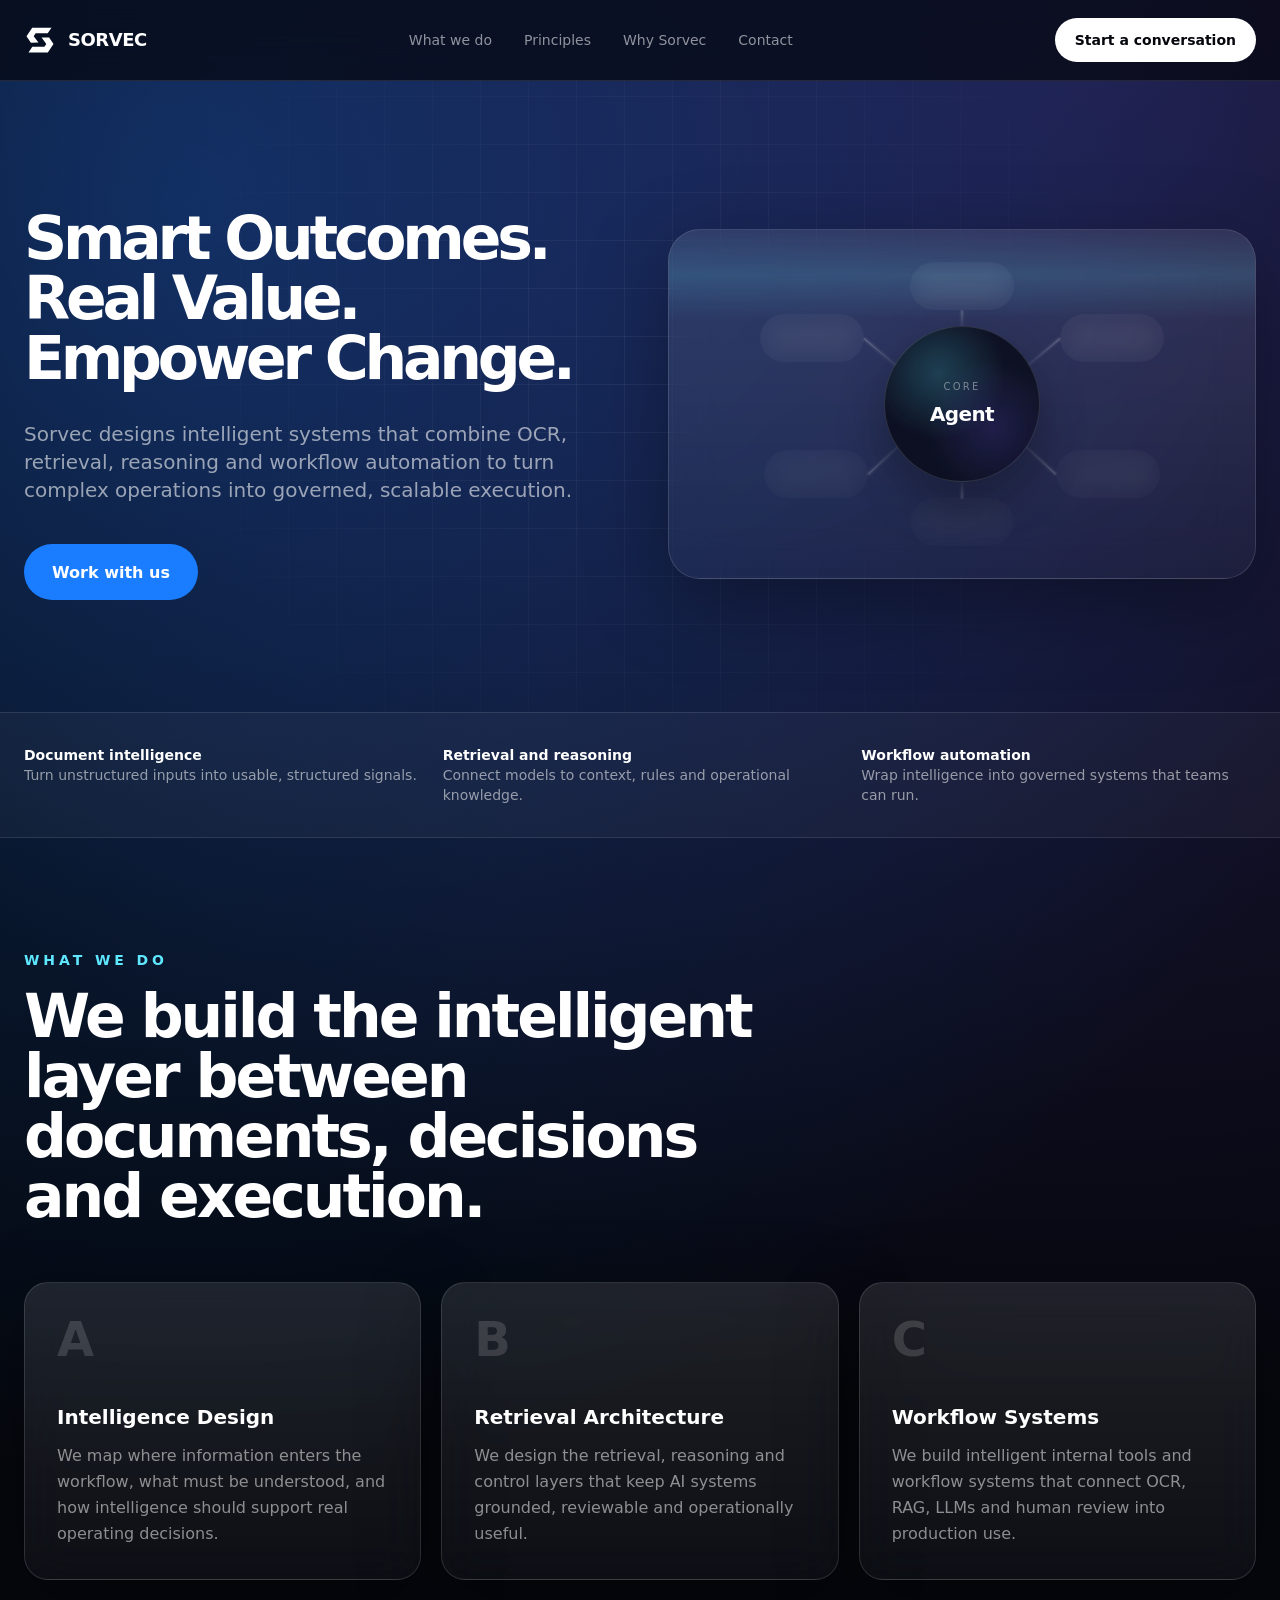
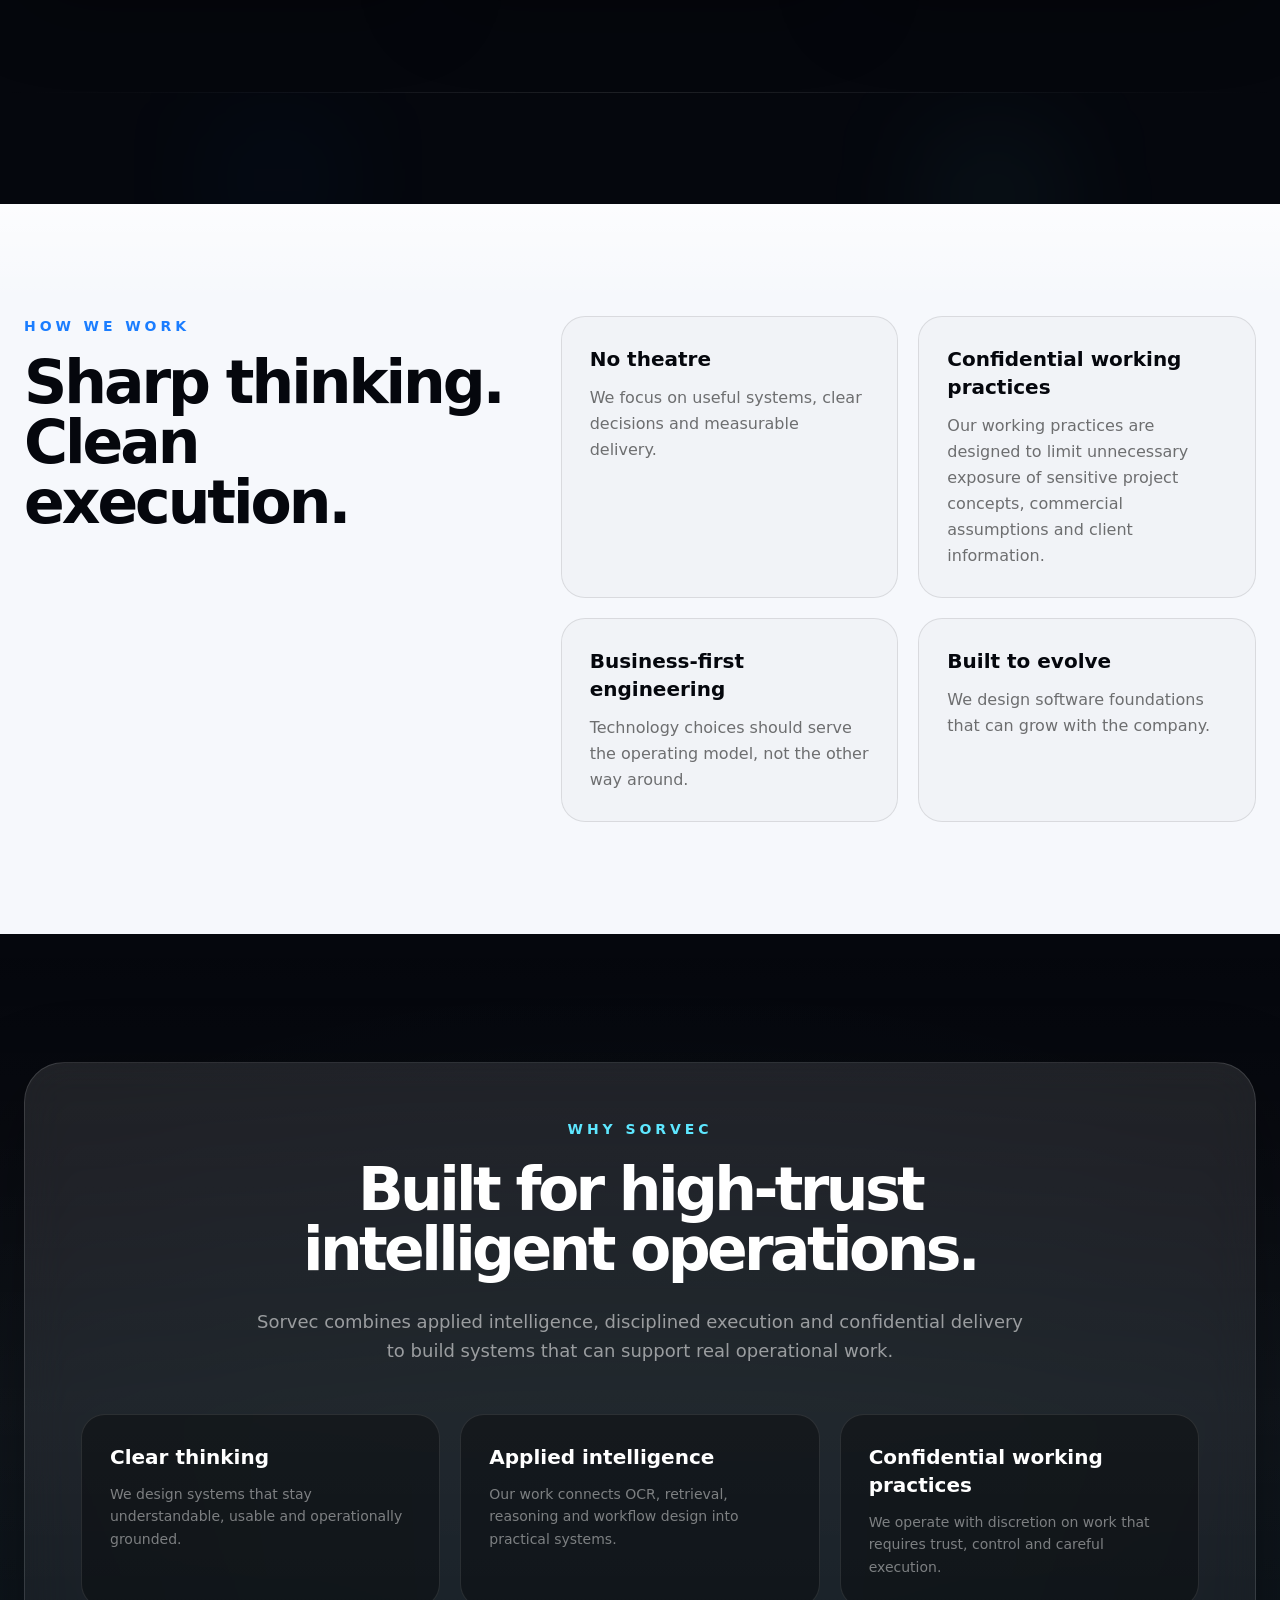
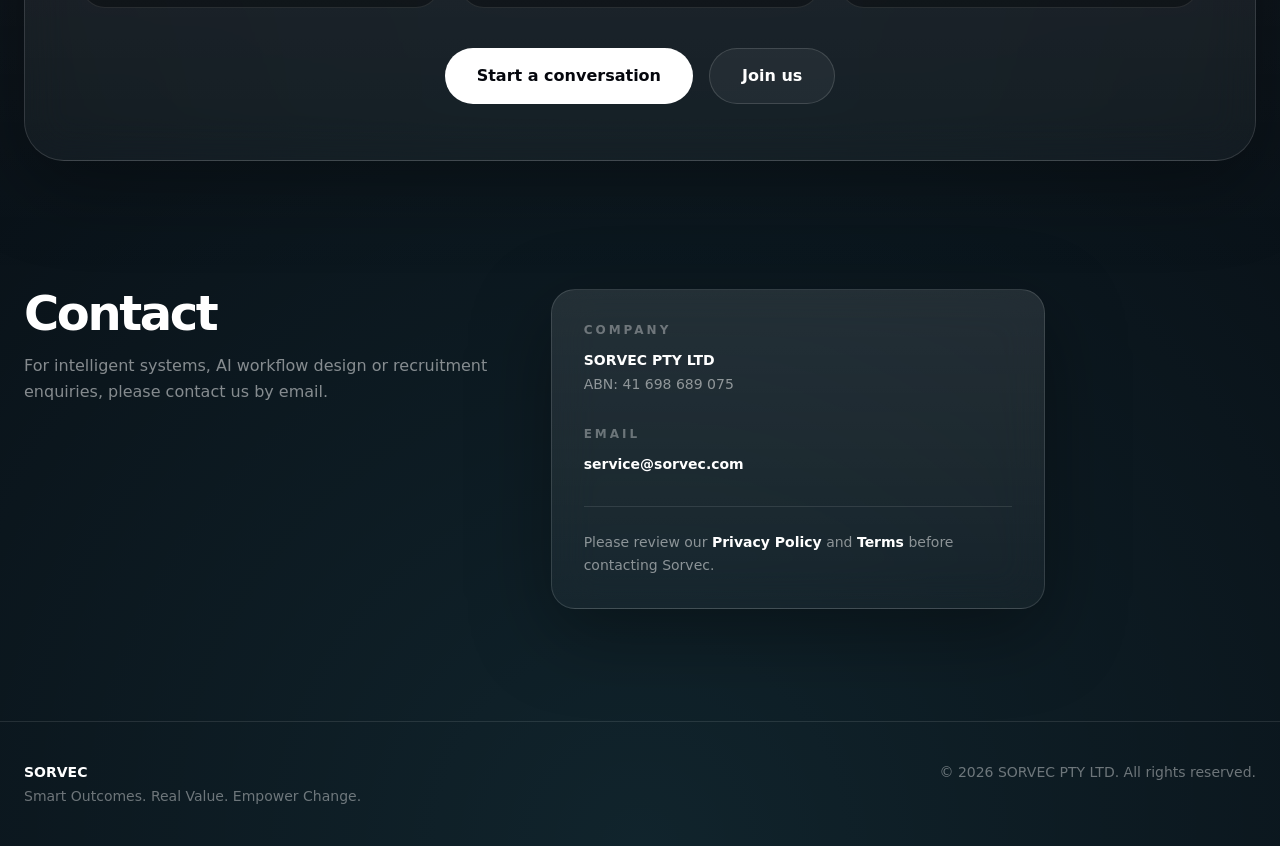
<file: index.html>
<!DOCTYPE html>
<html lang="en" class="scroll-smooth">
<head>
  <meta charset="UTF-8" />
  <meta name="viewport" content="width=device-width, initial-scale=1.0" />

  <title>Sorvec | Business Consulting & Software Development</title>
  <meta name="description" content="Sorvec is an Australian technology and business consulting company helping organisations turn complex ideas into scalable software systems." />
  <meta name="robots" content="index, follow" />
  <link rel="canonical" href="https://sorvec.com.au/" />

  <meta property="og:locale" content="en_AU" />
  <meta property="og:type" content="website" />
  <meta property="og:title" content="Sorvec | Business Consulting & Software Development" />
  <meta property="og:description" content="Business consulting, product strategy and custom software development for early-stage and growing organisations." />
  <meta property="og:url" content="https://sorvec.com.au/" />
  <meta property="og:site_name" content="Sorvec" />

  <link rel="stylesheet" href="styles.css" />

  <script type="application/ld+json">
  {
    "@context": "https://schema.org",
    "@type": "Organization",
    "name": "SORVEC PTY LTD",
    "url": "https://sorvec.com.au/",
    "email": "service@sorvec.com",
    "taxID": "ABN 41 698 689 075",
    "description": "Australian business consulting and software development company."
  }
  </script>

  <style>
    body {
      background:
        radial-gradient(circle at 15% 5%, rgba(26,125,255,.30), transparent 32%),
        radial-gradient(circle at 85% 0%, rgba(124,92,255,.24), transparent 34%),
        radial-gradient(circle at 50% 100%, rgba(94,231,255,.13), transparent 36%),
        #05070D;
    }

    .glass {
      background: linear-gradient(180deg, rgba(255,255,255,.10), rgba(255,255,255,.035));
      border: 1px solid rgba(255,255,255,.13);
      box-shadow: 0 24px 80px rgba(0,0,0,.34);
      backdrop-filter: blur(22px);
    }

    .soft-grid {
      background-image:
        linear-gradient(rgba(255,255,255,.06) 1px, transparent 1px),
        linear-gradient(90deg, rgba(255,255,255,.06) 1px, transparent 1px);
      background-size: 48px 48px;
      mask-image: radial-gradient(circle at center, black 0%, transparent 72%);
    }

    .orbit {
      animation: float 7s ease-in-out infinite;
    }

    @keyframes float {
      0%, 100% { transform: translateY(0); }
      50% { transform: translateY(-14px); }
    }

    @keyframes glowPulse {
      0%, 100% { opacity: .45; transform: scale(1); }
      50% { opacity: .85; transform: scale(1.08); }
    }

    @keyframes scanLine {
      from { transform: translateY(-100%); }
      to { transform: translateY(280%); }
    }

    .glow-pulse {
      animation: glowPulse 5s ease-in-out infinite;
    }

    .scan-card {
      position: relative;
      overflow: hidden;
    }

    .scan-card::after {
      content: "";
      position: absolute;
      left: 0;
      right: 0;
      height: 90px;
      top: 0;
      background: linear-gradient(to bottom, transparent, rgba(94,231,255,.14), transparent);
      animation: scanLine 4.5s linear infinite;
      pointer-events: none;
    }

    .shine {
      position: relative;
      overflow: hidden;
    }

    .shine::before {
      content: "";
      position: absolute;
      inset: 0;
      background: linear-gradient(110deg, transparent 25%, rgba(255,255,255,.18) 45%, transparent 60%);
      transform: translateX(-120%);
      transition: transform .8s cubic-bezier(.16,1,.3,1);
    }

    .shine:hover::before {
      transform: translateX(120%);
    }

    @keyframes signalTravel {
      0% { transform: translateX(-120%); opacity: 0; }
      20% { opacity: .95; }
      100% { transform: translateX(140%); opacity: 0; }
    }

    .signal-line {
      position: relative;
      overflow: hidden;
    }

    .signal-line::after {
      content: "";
      position: absolute;
      inset: 0;
      background: linear-gradient(90deg, transparent, rgba(255,255,255,.92), transparent);
      animation: signalTravel 3.2s linear infinite;
    }

    .signal-line-blue::after {
      background: linear-gradient(90deg, transparent, rgba(26,125,255,.95), transparent);
    }

    .signal-line-cyan::after {
      background: linear-gradient(90deg, transparent, rgba(94,231,255,.95), transparent);
    }

    .signal-line-violet::after {
      background: linear-gradient(90deg, transparent, rgba(124,92,255,.95), transparent);
    }

    .node-ring {
      box-shadow:
        0 0 0 1px rgba(255,255,255,.08),
        0 0 0 10px rgba(255,255,255,.03),
        0 18px 40px rgba(0,0,0,.28);
    }

    .capability-graph {
      position: relative;
      min-height: 300px;
    }

    .graph-core {
      position: absolute;
      left: 50%;
      top: 50%;
      transform: translate(-50%, -50%);
      width: 156px;
      height: 156px;
      border-radius: 9999px;
      border: 1px solid rgba(255,255,255,.12);
      background:
        radial-gradient(circle at 35% 30%, rgba(94,231,255,.22), transparent 45%),
        radial-gradient(circle at 70% 65%, rgba(124,92,255,.18), transparent 46%),
        rgba(8,12,24,.82);
      box-shadow:
        0 20px 48px rgba(0,0,0,.30);
      display: flex;
      align-items: center;
      justify-content: center;
      text-align: center;
      padding: 1rem;
    }

    .graph-node {
      position: absolute;
      width: 104px;
      min-height: 48px;
      border-radius: 9999px;
      border: 1px solid rgba(255,255,255,.10);
      background: linear-gradient(180deg, rgba(255,255,255,.08), rgba(255,255,255,.03));
      backdrop-filter: blur(14px);
      padding: .7rem .85rem;
      display: flex;
      align-items: center;
      justify-content: center;
      gap: .45rem;
      box-shadow: 0 12px 24px rgba(0,0,0,.18);
      transform: translate(-50%, -50%);
    }

    .graph-node::before {
      content: "";
      width: 8px;
      height: 8px;
      border-radius: 9999px;
      background: currentColor;
      opacity: .95;
      box-shadow: 0 0 14px currentColor;
    }

    .graph-node-1 { top: calc(50% - 118px); left: 50%; color: #5EE7FF; }
    .graph-node-2 { top: calc(50% - 66px); left: calc(50% + 150px); color: #7C5CFF; }
    .graph-node-3 { top: calc(50% + 70px); left: calc(50% + 146px); color: #1A7DFF; }
    .graph-node-4 { top: calc(50% + 118px); left: 50%; color: #8CF6C7; }
    .graph-node-5 { top: calc(50% + 70px); left: calc(50% - 146px); color: #5EE7FF; }
    .graph-node-6 { top: calc(50% - 66px); left: calc(50% - 150px); color: #7C5CFF; }

    .graph-link {
      position: absolute;
      height: 1px;
      transform-origin: left center;
      background: linear-gradient(90deg, rgba(255,255,255,.16), rgba(255,255,255,.04));
      pointer-events: none;
    }

    .graph-link::after {
      content: "";
      position: absolute;
      inset: -1px 0;
      background: inherit;
      filter: blur(1px);
      opacity: .9;
    }

    .graph-link-1 { left: 50%; top: calc(50% - 94px); width: 16px; transform: translateX(0) rotate(90deg); }
    .graph-link-2 { left: calc(50% + 98px); top: calc(50% - 66px); width: 44px; transform: translateX(0) rotate(140deg); }
    .graph-link-3 { left: calc(50% + 94px); top: calc(50% + 70px); width: 44px; transform: translateX(0) rotate(-137deg); }
    .graph-link-4 { left: 50%; top: calc(50% + 94px); width: 16px; transform: translateX(0) rotate(-90deg); }
    .graph-link-5 { left: calc(50% - 94px); top: calc(50% + 70px); width: 44px; transform: translateX(0) rotate(-43deg); }
    .graph-link-6 { left: calc(50% - 98px); top: calc(50% - 66px); width: 44px; transform: translateX(0) rotate(40deg); }
  </style>
</head>

<body class="font-sans text-white antialiased overflow-x-hidden">

  <header class="fixed top-0 left-0 w-full z-50 border-b border-white/10 bg-ink/70 backdrop-blur-xl">
    <div class="max-w-7xl mx-auto px-6 h-20 flex items-center justify-between">
      <a href="#" class="flex items-center gap-3">
        <img src="Assets/Sorvec Logo Icon White.svg" alt="Sorvec" class="w-8 h-8">
        <span class="font-black tracking-tight text-lg">SORVEC</span>
      </a>

      <nav class="hidden md:flex items-center gap-8 text-sm text-white/55 font-medium">
        <a href="#work" class="hover:text-white transition">What we do</a>
        <a href="#principles" class="hover:text-white transition">Principles</a>
        <a href="#join" class="hover:text-white transition">Why Sorvec</a>
        <a href="#contact" class="hover:text-white transition">Contact</a>
      </nav>

      <a href="mailto:service@sorvec.com" class="hidden sm:inline-flex h-11 px-5 items-center justify-center rounded-full bg-white text-ink text-sm font-bold hover:bg-white/90 transition">
        Start a conversation
      </a>
    </div>
  </header>

  <main class="relative pt-32">
    <div class="absolute inset-0 soft-grid pointer-events-none"></div>

    <section class="relative max-w-7xl mx-auto px-6 pt-20 pb-28">
      <div class="grid lg:grid-cols-12 gap-14 items-center">
        <div class="lg:col-span-6">
          <h1 class="text-3xl md:text-5xl lg:text-6xl font-black tracking-[-0.07em] leading-[0.92]">
            Smart Outcomes.<br>
            Real Value.<br>
            Empower Change.
          </h1>

          <p class="mt-8 max-w-2xl text-lg md:text-xl text-white/58 leading-relaxed">
            Sorvec designs intelligent systems that combine OCR, retrieval, reasoning and workflow automation to turn complex operations into governed, scalable execution.
          </p>

          <div class="mt-10 flex flex-col sm:flex-row gap-4">
            <a href="#contact" class="h-14 px-7 rounded-full bg-sorvec-blue text-white font-bold inline-flex items-center justify-center hover:brightness-110 transition">
              Work with us
            </a>
          </div>
        </div>

        <div class="lg:col-span-6">
          <div class="glass rounded-[2rem] p-5 sm:p-6 orbit scan-card">
            <div class="capability-graph">
              <div class="graph-link graph-link-1"></div>
              <div class="graph-link graph-link-2"></div>
              <div class="graph-link graph-link-3"></div>
              <div class="graph-link graph-link-4"></div>
              <div class="graph-link graph-link-5"></div>
              <div class="graph-link graph-link-6"></div>

              <div class="graph-core">
                <div>
                  <p class="text-[10px] uppercase tracking-[0.22em] text-white/42">Core</p>
                  <p class="mt-2 text-xl font-black tracking-[-0.03em] text-white">Agent</p>
                </div>
              </div>

              <div class="graph-node graph-node-1">
                <p class="text-xs font-bold uppercase tracking-[0.18em] text-white">OCR</p>
              </div>

              <div class="graph-node graph-node-2">
                <p class="text-xs font-bold uppercase tracking-[0.18em] text-white">RAG</p>
              </div>

              <div class="graph-node graph-node-3">
                <p class="text-xs font-bold uppercase tracking-[0.18em] text-white">LLM</p>
              </div>

              <div class="graph-node graph-node-4">
                <p class="text-xs font-bold uppercase tracking-[0.18em] text-white">Flow</p>
              </div>

              <div class="graph-node graph-node-5">
                <p class="text-xs font-bold uppercase tracking-[0.18em] text-white">Search</p>
              </div>

              <div class="graph-node graph-node-6">
                <p class="text-xs font-bold uppercase tracking-[0.18em] text-white">Rules</p>
              </div>
            </div>
          </div>
        </div>
      </div>
    </section>
  </main>

  <section class="border-y border-white/10 bg-white/[.035]">
    <div class="max-w-7xl mx-auto px-6 py-8 grid md:grid-cols-3 gap-6 text-sm text-white/55">
      <div><span class="text-white font-bold">Document intelligence</span><br>Turn unstructured inputs into usable, structured signals.</div>
      <div><span class="text-white font-bold">Retrieval and reasoning</span><br>Connect models to context, rules and operational knowledge.</div>
      <div><span class="text-white font-bold">Workflow automation</span><br>Wrap intelligence into governed systems that teams can run.</div>
    </div>
  </section>

  <section id="work" class="max-w-7xl mx-auto px-6 py-28">
    <div class="max-w-3xl mb-14">
      <p class="text-sorvec-cyan text-sm font-bold uppercase tracking-[0.28em] mb-4">What we do</p>
      <h2 class="text-4xl md:text-6xl font-black tracking-[-0.05em] leading-tight">
        We build the intelligent layer between documents, decisions and execution.
      </h2>
    </div>

    <div class="grid md:grid-cols-3 gap-5">
      <div class="glass shine rounded-3xl p-8">
        <div class="text-5xl font-black text-white/15 mb-10">A</div>
        <h3 class="text-xl font-bold mb-3">Intelligence Design</h3>
        <p class="text-white/52 leading-relaxed">
          We map where information enters the workflow, what must be understood, and how intelligence should support real operating decisions.
        </p>
      </div>

      <div class="glass shine rounded-3xl p-8">
        <div class="text-5xl font-black text-white/15 mb-10">B</div>
        <h3 class="text-xl font-bold mb-3">Retrieval Architecture</h3>
        <p class="text-white/52 leading-relaxed">
          We design the retrieval, reasoning and control layers that keep AI systems grounded, reviewable and operationally useful.
        </p>
      </div>

      <div class="glass shine rounded-3xl p-8">
        <div class="text-5xl font-black text-white/15 mb-10">C</div>
        <h3 class="text-xl font-bold mb-3">Workflow Systems</h3>
        <p class="text-white/52 leading-relaxed">
          We build intelligent internal tools and workflow systems that connect OCR, RAG, LLMs and human review into production use.
        </p>
      </div>
    </div>
  </section>

  <section aria-hidden="true" class="relative h-28 overflow-hidden">
    <div class="absolute inset-0 transition-mist"></div>
    <div class="absolute inset-x-0 top-0 h-px bg-gradient-to-r from-transparent via-white/10 to-transparent"></div>
    <div class="absolute left-[18%] top-10 h-24 w-24 rounded-full bg-sorvec-blue/10 blur-3xl"></div>
    <div class="absolute right-[18%] top-12 h-28 w-28 rounded-full bg-sorvec-cyan/10 blur-3xl"></div>
  </section>

  <section id="principles" class="relative py-28 bg-[#F6F8FC] text-ink overflow-hidden">
    <div class="absolute inset-x-0 top-0 h-24 bg-gradient-to-b from-white/70 to-transparent"></div>
    <div class="absolute -top-40 -right-40 w-[520px] h-[520px] rounded-full bg-blue-100 blur-3xl"></div>

    <div class="relative max-w-7xl mx-auto px-6 grid lg:grid-cols-12 gap-14">
      <div class="lg:col-span-5">
        <p class="text-sorvec-blue text-sm font-black uppercase tracking-[0.28em] mb-4">How we work</p>
        <h2 class="text-4xl md:text-6xl font-black tracking-[-0.05em] leading-tight">
          Sharp thinking. Clean execution.
        </h2>
      </div>

      <div class="lg:col-span-7 grid sm:grid-cols-2 gap-5">
        <div class="rounded-3xl border border-black/10 p-7 bg-black/[.02]">
          <h3 class="font-black text-xl mb-3">No theatre</h3>
          <p class="text-black/55 leading-relaxed">We focus on useful systems, clear decisions and measurable delivery.</p>
        </div>

        <div class="rounded-3xl border border-black/10 p-7 bg-black/[.02]">
            <h3 class="font-black text-xl mb-3">Confidential working practices</h3>
            <p class="text-black/55 leading-relaxed">Our working practices are designed to limit unnecessary exposure of sensitive project concepts, commercial assumptions and client information.</p>
        </div>

        <div class="rounded-3xl border border-black/10 p-7 bg-black/[.02]">
          <h3 class="font-black text-xl mb-3">Business-first engineering</h3>
          <p class="text-black/55 leading-relaxed">Technology choices should serve the operating model, not the other way around.</p>
        </div>

        <div class="rounded-3xl border border-black/10 p-7 bg-black/[.02]">
          <h3 class="font-black text-xl mb-3">Built to evolve</h3>
          <p class="text-black/55 leading-relaxed">We design software foundations that can grow with the company.</p>
        </div>
      </div>
    </div>
  </section>

  <section id="join" class="relative py-32 overflow-hidden">
    <div class="absolute inset-0 bg-gradient-to-b from-transparent via-white/[0.04] to-transparent"></div>

    <div class="relative max-w-7xl mx-auto px-6">
      <div class="glass rounded-[2.5rem] p-8 md:p-14">
        <div class="max-w-3xl mx-auto text-center">
          <p class="text-sorvec-cyan text-sm font-black uppercase tracking-[0.28em] mb-5">
            Why Sorvec
          </p>

          <h2 class="text-4xl md:text-6xl font-black tracking-[-0.06em] leading-[0.98]">
            Built for high-trust intelligent operations.
          </h2>

          <p class="mt-7 text-lg text-white/55 leading-relaxed">
            Sorvec combines applied intelligence, disciplined execution and confidential delivery to build systems that can support real operational work.
          </p>
        </div>

        <div class="mt-12 grid md:grid-cols-3 gap-5">
          <div class="rounded-3xl bg-black/35 border border-white/10 p-7">
            <h3 class="font-bold text-xl">Clear thinking</h3>
            <p class="text-sm text-white/45 mt-3 leading-relaxed">We design systems that stay understandable, usable and operationally grounded.</p>
          </div>

          <div class="rounded-3xl bg-black/35 border border-white/10 p-7">
            <h3 class="font-bold text-xl">Applied intelligence</h3>
            <p class="text-sm text-white/45 mt-3 leading-relaxed">Our work connects OCR, retrieval, reasoning and workflow design into practical systems.</p>
          </div>

          <div class="rounded-3xl bg-black/35 border border-white/10 p-7">
            <h3 class="font-bold text-xl">Confidential working practices</h3>
            <p class="text-sm text-white/45 mt-3 leading-relaxed">We operate with discretion on work that requires trust, control and careful execution.</p>
          </div>
        </div>

        <div class="mt-10 flex flex-col sm:flex-row justify-center gap-4">
          <a href="#contact"
             class="h-14 px-8 rounded-full bg-white text-ink font-black inline-flex items-center justify-center hover:bg-white/90 transition">
            Start a conversation
          </a>
          <a href="mailto:careers@sorvec.com?subject=Join%20Sorvec"
             class="h-14 px-8 rounded-full border border-white/14 bg-white/5 text-white font-black inline-flex items-center justify-center hover:bg-white/10 transition">
            Join us
          </a>
        </div>
      </div>
    </div>
  </section>

  <section id="contact" class="max-w-7xl mx-auto px-6 pb-28">
    <div class="grid lg:grid-cols-12 gap-8">
      <div class="lg:col-span-5">
        <h2 class="text-4xl md:text-5xl font-black tracking-[-0.05em]">Contact</h2>
        <p class="mt-4 text-white/50 leading-relaxed">
          For intelligent systems, AI workflow design or recruitment enquiries, please contact us by email.
        </p>
      </div>

      <div class="lg:col-span-5 glass rounded-3xl p-8">
        <div class="grid gap-8 text-sm">
          <div>
            <p class="text-white/35 uppercase tracking-[0.25em] text-xs font-black mb-3">Company</p>
            <p class="font-bold">SORVEC PTY LTD</p>
            <p class="text-white/50 mt-1">ABN: 41 698 689 075</p>
          </div>

          <div>
            <p class="text-white/35 uppercase tracking-[0.25em] text-xs font-black mb-3">Email</p>
            <a href="mailto:service@sorvec.com" class="font-bold hover:text-sorvec-cyan transition">service@sorvec.com</a>
          </div>

          <div class="border-t border-white/10 pt-6">
            <p class="text-white/50 leading-relaxed">
              Please review our <a href="privacy.html" class="font-bold text-white hover:text-sorvec-cyan transition">Privacy Policy</a> and <a href="terms.html" class="font-bold text-white hover:text-sorvec-cyan transition">Terms</a> before contacting Sorvec.</p>
          </div>
        </div>
      </div>
    </div>
  </section>

  <footer class="border-t border-white/10 py-10">
    <div class="max-w-7xl mx-auto px-6 flex flex-col md:flex-row justify-between gap-6 text-sm text-white/40">
      <div>
        <p class="font-bold text-white">SORVEC</p>
        <p class="mt-1">Smart Outcomes. Real Value. Empower Change.</p>
      </div>

      <p>© 2026 SORVEC PTY LTD. All rights reserved.</p>
    </div>
  </footer>

</body>
</html>
</file>
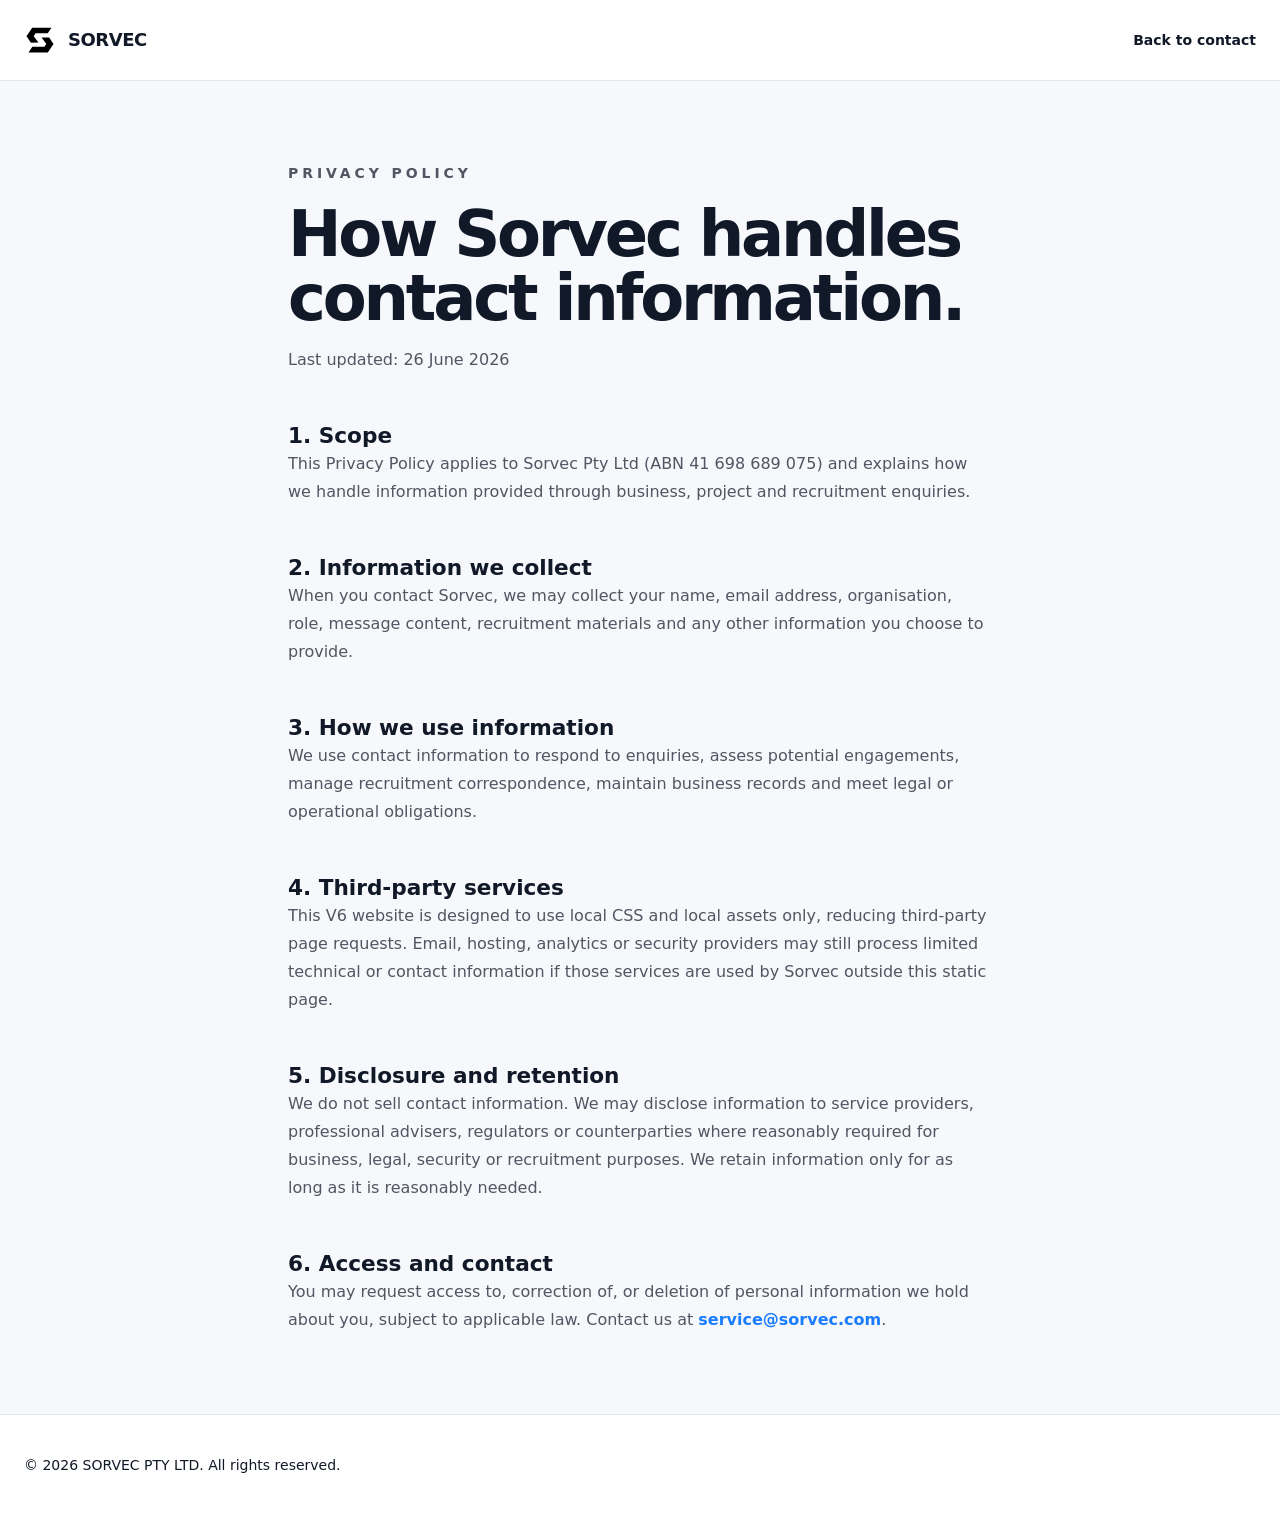
<file: privacy.html>
<!DOCTYPE html>
<html lang="en-AU">
<head>
  <meta charset="UTF-8" />
  <meta name="viewport" content="width=device-width, initial-scale=1.0" />
  <title>Privacy Policy | Sorvec</title>
  <meta name="robots" content="noindex, follow" />
  <link rel="stylesheet" href="styles.css" />
</head>
<body class="policy-shell">
  <header class="policy-header border-b">
    <div class="max-w-7xl mx-auto px-6 h-20 flex items-center justify-between">
      <a href="index.html" class="flex items-center gap-3">
        <img src="Assets/Sorvec Logo Icon White.svg" alt="Sorvec" class="w-8 h-8" style="filter: invert(1);">
        <span class="font-black tracking-tight text-lg">SORVEC</span>
      </a>
      <a href="index.html#contact" class="text-sm font-bold hover:text-sorvec-blue transition">Back to contact</a>
    </div>
  </header>

  <main class="policy-content">
    <p class="text-sorvec-blue text-sm font-black uppercase tracking-[0.28em] mb-4">Privacy Policy</p>
    <h1>How Sorvec handles contact information.</h1>
    <p class="mt-4">Last updated: 26 June 2026</p>

    <section>
      <h2>1. Scope</h2>
      <p>This Privacy Policy applies to Sorvec Pty Ltd (ABN 41 698 689 075) and explains how we handle information provided through business, project and recruitment enquiries.</p>
    </section>

    <section>
      <h2>2. Information we collect</h2>
      <p>When you contact Sorvec, we may collect your name, email address, organisation, role, message content, recruitment materials and any other information you choose to provide.</p>
    </section>

    <section>
      <h2>3. How we use information</h2>
      <p>We use contact information to respond to enquiries, assess potential engagements, manage recruitment correspondence, maintain business records and meet legal or operational obligations.</p>
    </section>

    <section>
      <h2>4. Third-party services</h2>
      <p>This V6 website is designed to use local CSS and local assets only, reducing third-party page requests. Email, hosting, analytics or security providers may still process limited technical or contact information if those services are used by Sorvec outside this static page.</p>
    </section>

    <section>
      <h2>5. Disclosure and retention</h2>
      <p>We do not sell contact information. We may disclose information to service providers, professional advisers, regulators or counterparties where reasonably required for business, legal, security or recruitment purposes. We retain information only for as long as it is reasonably needed.</p>
    </section>

    <section>
      <h2>6. Access and contact</h2>
      <p>You may request access to, correction of, or deletion of personal information we hold about you, subject to applicable law. Contact us at <a href="mailto:service@sorvec.com" class="font-bold text-sorvec-blue">service@sorvec.com</a>.</p>
    </section>
  </main>

  <footer class="policy-footer border-t py-10">
    <div class="max-w-7xl mx-auto px-6 text-sm">
      <p>© 2026 SORVEC PTY LTD. All rights reserved.</p>
    </div>
  </footer>
</body>
</html>
</file>
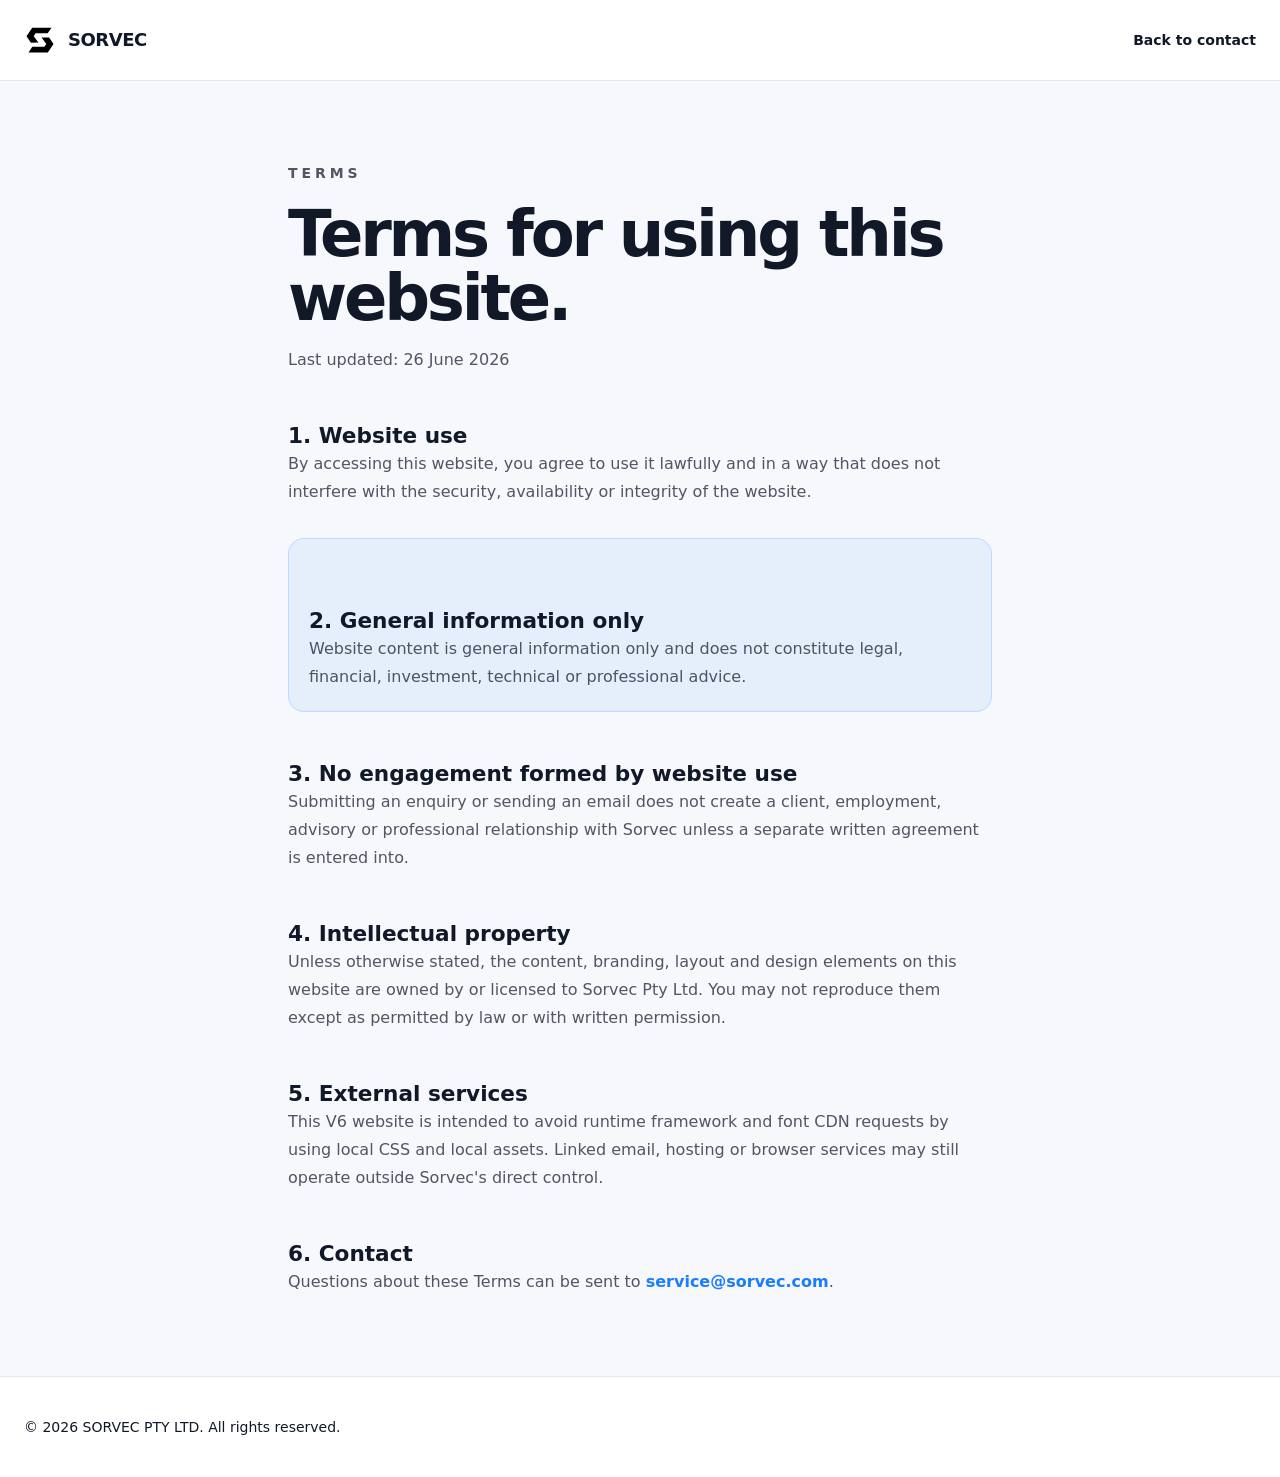
<file: terms.html>
<!DOCTYPE html>
<html lang="en-AU">
<head>
  <meta charset="UTF-8" />
  <meta name="viewport" content="width=device-width, initial-scale=1.0" />
  <title>Terms | Sorvec</title>
  <meta name="robots" content="noindex, follow" />
  <link rel="stylesheet" href="styles.css" />
</head>
<body class="policy-shell">
  <header class="policy-header border-b">
    <div class="max-w-7xl mx-auto px-6 h-20 flex items-center justify-between">
      <a href="index.html" class="flex items-center gap-3">
        <img src="Assets/Sorvec Logo Icon White.svg" alt="Sorvec" class="w-8 h-8" style="filter: invert(1);">
        <span class="font-black tracking-tight text-lg">SORVEC</span>
      </a>
      <a href="index.html#contact" class="text-sm font-bold hover:text-sorvec-blue transition">Back to contact</a>
    </div>
  </header>

  <main class="policy-content">
    <p class="text-sorvec-blue text-sm font-black uppercase tracking-[0.28em] mb-4">Terms</p>
    <h1>Terms for using this website.</h1>
    <p class="mt-4">Last updated: 26 June 2026</p>

    <section>
      <h2>1. Website use</h2>
      <p>By accessing this website, you agree to use it lawfully and in a way that does not interfere with the security, availability or integrity of the website.</p>
    </section>

    <section class="policy-note">
      <h2>2. General information only</h2>
      <p>Website content is general information only and does not constitute legal, financial, investment, technical or professional advice.</p>
    </section>

    <section>
      <h2>3. No engagement formed by website use</h2>
      <p>Submitting an enquiry or sending an email does not create a client, employment, advisory or professional relationship with Sorvec unless a separate written agreement is entered into.</p>
    </section>

    <section>
      <h2>4. Intellectual property</h2>
      <p>Unless otherwise stated, the content, branding, layout and design elements on this website are owned by or licensed to Sorvec Pty Ltd. You may not reproduce them except as permitted by law or with written permission.</p>
    </section>

    <section>
      <h2>5. External services</h2>
      <p>This V6 website is intended to avoid runtime framework and font CDN requests by using local CSS and local assets. Linked email, hosting or browser services may still operate outside Sorvec's direct control.</p>
    </section>

    <section>
      <h2>6. Contact</h2>
      <p>Questions about these Terms can be sent to <a href="mailto:service@sorvec.com" class="font-bold text-sorvec-blue">service@sorvec.com</a>.</p>
    </section>
  </main>

  <footer class="policy-footer border-t py-10">
    <div class="max-w-7xl mx-auto px-6 text-sm">
      <p>© 2026 SORVEC PTY LTD. All rights reserved.</p>
    </div>
  </footer>
</body>
</html>
</file>
<file: styles.css>
@media print {
  *,
  *::before,
  *::after {
    animation: none !important;
    background: transparent !important;
    box-shadow: none !important;
    filter: none !important;
    text-shadow: none !important;
    transition: none !important;
  }

  html,
  body {
    min-height: auto !important;
    overflow: visible !important;
    color: #000 !important;
    background: #fff !important;
    font-family: ui-sans-serif, system-ui, -apple-system, BlinkMacSystemFont, "Segoe UI", Arial, sans-serif !important;
    font-size: 12pt !important;
    line-height: 1.45 !important;
  }

  body {
    margin: 0 !important;
    -webkit-print-color-adjust: economy;
    print-color-adjust: economy;
  }

  header,
  footer,
  main,
  section,
  div {
    position: static !important;
    overflow: visible !important;
    color: #000 !important;
    background: #fff !important;
    border-color: #999 !important;
    transform: none !important;
    backdrop-filter: none !important;
  }

  header {
    height: auto !important;
    padding: 0 0 12pt !important;
    border-bottom: 1pt solid #999 !important;
  }

  footer {
    padding-top: 12pt !important;
    border-top: 1pt solid #999 !important;
  }

  nav,
  .soft-grid,
  .orbit,
  .scan-card,
  .capability-graph,
  .graph-core,
  .graph-node,
  .graph-link,
  .transition-mist,
  section[aria-hidden="true"] {
    display: none !important;
  }

  a,
  p,
  span,
  h1,
  h2,
  h3,
  li {
    color: #000 !important;
    opacity: 1 !important;
  }

  a {
    text-decoration: underline !important;
  }

  a[href^="mailto:"]::after,
  a[href="privacy.html"]::after,
  a[href="terms.html"]::after {
    content: "" !important;
  }

  h1 {
    font-size: 24pt !important;
    line-height: 1.1 !important;
    letter-spacing: 0 !important;
    page-break-after: avoid;
  }

  h2 {
    font-size: 18pt !important;
    line-height: 1.2 !important;
    letter-spacing: 0 !important;
    page-break-after: avoid;
  }

  h3,
  p,
  a,
  li,
  span {
    font-size: 12pt !important;
    line-height: 1.45 !important;
    letter-spacing: 0 !important;
  }

  .max-w-7xl,
  .max-w-3xl,
  .max-w-2xl,
  .policy-content {
    max-width: none !important;
    width: auto !important;
    margin: 0 !important;
    padding: 0 !important;
  }

  .grid,
  .flex,
  .inline-flex {
    display: block !important;
  }

  .glass,
  .shine,
  .policy-note {
    border: 1pt solid #999 !important;
    border-radius: 0 !important;
    padding: 12pt !important;
    margin: 0 0 12pt !important;
  }

  .px-6,
  .px-8,
  .p-5,
  .p-7,
  .p-8,
  .md\:p-14,
  .py-8,
  .py-10,
  .py-28,
  .py-32,
  .pt-20,
  .pt-32,
  .pb-28 {
    padding: 0 !important;
  }

  .mt-1,
  .mt-2,
  .mt-3,
  .mt-4,
  .mt-7,
  .mt-8,
  .mt-10,
  .mt-12,
  .mb-3,
  .mb-4,
  .mb-5,
  .mb-10,
  .mb-14 {
    margin-top: 0 !important;
    margin-bottom: 8pt !important;
  }

  img {
    max-width: 32pt !important;
    height: auto !important;
  }
}

*,
*::before,
*::after {
  box-sizing: border-box;
}

html {
  scroll-behavior: smooth;
}

body {
  margin: 0;
  font-family: Inter, ui-sans-serif, system-ui, -apple-system, BlinkMacSystemFont, "Segoe UI", sans-serif;
  color: #fff;
  background:
    radial-gradient(circle at 15% 5%, rgba(26, 125, 255, .30), transparent 32%),
    radial-gradient(circle at 85% 0%, rgba(124, 92, 255, .24), transparent 34%),
    radial-gradient(circle at 50% 100%, rgba(94, 231, 255, .13), transparent 36%),
    #05070d;
  -webkit-font-smoothing: antialiased;
  text-rendering: optimizeLegibility;
}

a {
  color: inherit;
  text-decoration: none;
}

img {
  display: block;
  max-width: 100%;
}

p,
h1,
h2,
h3 {
  margin: 0;
}

.fixed { position: fixed; }
.relative { position: relative; }
.absolute { position: absolute; }
.inset-0 { inset: 0; }
.inset-x-0 { left: 0; right: 0; }
.top-0 { top: 0; }
.left-0 { left: 0; }
.z-50 { z-index: 50; }
.mx-auto { margin-left: auto; margin-right: auto; }
.mt-1 { margin-top: .25rem; }
.mt-2 { margin-top: .5rem; }
.mt-3 { margin-top: .75rem; }
.mt-4 { margin-top: 1rem; }
.mt-7 { margin-top: 1.75rem; }
.mt-8 { margin-top: 2rem; }
.mt-10 { margin-top: 2.5rem; }
.mt-12 { margin-top: 3rem; }
.mb-3 { margin-bottom: .75rem; }
.mb-4 { margin-bottom: 1rem; }
.mb-5 { margin-bottom: 1.25rem; }
.mb-10 { margin-bottom: 2.5rem; }
.mb-14 { margin-bottom: 3.5rem; }
.block { display: block; }
.flex { display: flex; }
.inline-flex { display: inline-flex; }
.grid { display: grid; }
.hidden { display: none; }
.h-px { height: 1px; }
.h-8 { height: 2rem; }
.h-11 { height: 2.75rem; }
.h-14 { height: 3.5rem; }
.h-20 { height: 5rem; }
.h-24 { height: 6rem; }
.h-28 { height: 7rem; }
.w-8 { width: 2rem; }
.w-11 { width: 2.75rem; }
.w-24 { width: 6rem; }
.w-28 { width: 7rem; }
.w-full { width: 100%; }
.max-w-2xl { max-width: 42rem; }
.max-w-3xl { max-width: 48rem; }
.max-w-7xl { max-width: 80rem; }
.min-h-screen { min-height: 100vh; }
.overflow-hidden { overflow: hidden; }
.overflow-x-hidden { overflow-x: hidden; }
.pointer-events-none { pointer-events: none; }
.items-center { align-items: center; }
.justify-center { justify-content: center; }
.justify-between { justify-content: space-between; }
.gap-3 { gap: .75rem; }
.gap-4 { gap: 1rem; }
.gap-5 { gap: 1.25rem; }
.gap-6 { gap: 1.5rem; }
.gap-8 { gap: 2rem; }
.gap-14 { gap: 3.5rem; }
.flex-col { flex-direction: column; }
.border { border-width: 1px; border-style: solid; }
.border-t { border-top-width: 1px; border-top-style: solid; }
.border-b { border-bottom-width: 1px; border-bottom-style: solid; }
.border-y { border-top-width: 1px; border-bottom-width: 1px; border-top-style: solid; border-bottom-style: solid; }
.border-white\/10 { border-color: rgba(255, 255, 255, .10); }
.border-white\/14 { border-color: rgba(255, 255, 255, .14); }
.border-black\/10 { border-color: rgba(0, 0, 0, .10); }
.border-sorvec-blue\/30 { border-color: rgba(26, 125, 255, .30); }
.border-sorvec-cyan\/25 { border-color: rgba(94, 231, 255, .25); }
.border-sorvec-violet\/30 { border-color: rgba(124, 92, 255, .30); }
.rounded-2xl { border-radius: 1rem; }
.rounded-3xl { border-radius: 1.5rem; }
.rounded-full { border-radius: 9999px; }
.rounded-\[2rem\] { border-radius: 2rem; }
.rounded-\[2\.5rem\] { border-radius: 2.5rem; }
.bg-ink\/70 { background-color: rgba(5, 7, 13, .70); }
.bg-white { background-color: #fff; }
.bg-white\/5 { background-color: rgba(255, 255, 255, .05); }
.bg-white\/\[\.035\] { background-color: rgba(255, 255, 255, .035); }
.bg-black\/35 { background-color: rgba(0, 0, 0, .35); }
.bg-black\/\[\.02\] { background-color: rgba(0, 0, 0, .02); }
.bg-\[\#F6F8FC\] { background-color: #f6f8fc; }
.bg-sorvec-blue { background-color: #1a7dff; }
.bg-sorvec-blue\/10 { background-color: rgba(26, 125, 255, .10); }
.bg-sorvec-blue\/20 { background-color: rgba(26, 125, 255, .20); }
.bg-sorvec-cyan\/10 { background-color: rgba(94, 231, 255, .10); }
.bg-sorvec-cyan\/15 { background-color: rgba(94, 231, 255, .15); }
.bg-sorvec-violet\/20 { background-color: rgba(124, 92, 255, .20); }
.bg-gradient-to-b { background-image: linear-gradient(to bottom, var(--tw-gradient-stops)); }
.bg-gradient-to-r { background-image: linear-gradient(to right, var(--tw-gradient-stops)); }
.from-transparent { --tw-gradient-from: transparent; --tw-gradient-stops: var(--tw-gradient-from), var(--tw-gradient-to, rgba(0, 0, 0, 0)); }
.from-white\/70 { --tw-gradient-from: rgba(255, 255, 255, .70); --tw-gradient-stops: var(--tw-gradient-from), var(--tw-gradient-to, rgba(255, 255, 255, 0)); }
.via-white\/\[0\.04\] { --tw-gradient-stops: var(--tw-gradient-from), rgba(255, 255, 255, .04), var(--tw-gradient-to, rgba(0, 0, 0, 0)); }
.via-white\/10 { --tw-gradient-stops: var(--tw-gradient-from), rgba(255, 255, 255, .10), var(--tw-gradient-to, rgba(0, 0, 0, 0)); }
.to-transparent { --tw-gradient-to: transparent; }
.blur-3xl { filter: blur(64px); }
.backdrop-blur-xl { backdrop-filter: blur(24px); }
.p-5 { padding: 1.25rem; }
.p-7 { padding: 1.75rem; }
.p-8 { padding: 2rem; }
.px-5 { padding-left: 1.25rem; padding-right: 1.25rem; }
.px-6 { padding-left: 1.5rem; padding-right: 1.5rem; }
.px-7 { padding-left: 1.75rem; padding-right: 1.75rem; }
.px-8 { padding-left: 2rem; padding-right: 2rem; }
.py-8 { padding-top: 2rem; padding-bottom: 2rem; }
.py-10 { padding-top: 2.5rem; padding-bottom: 2.5rem; }
.py-28 { padding-top: 7rem; padding-bottom: 7rem; }
.py-32 { padding-top: 8rem; padding-bottom: 8rem; }
.pt-6 { padding-top: 1.5rem; }
.pt-20 { padding-top: 5rem; }
.pt-32 { padding-top: 8rem; }
.pb-28 { padding-bottom: 7rem; }
.text-center { text-align: center; }
.text-xs { font-size: .75rem; line-height: 1rem; }
.text-sm { font-size: .875rem; line-height: 1.25rem; }
.text-lg { font-size: 1.125rem; line-height: 1.75rem; }
.text-xl { font-size: 1.25rem; line-height: 1.75rem; }
.text-3xl { font-size: 1.875rem; line-height: 2.25rem; }
.text-4xl { font-size: 2.25rem; line-height: 2.5rem; }
.text-5xl { font-size: 3rem; line-height: 1; }
.text-\[10px\] { font-size: 10px; }
.font-medium { font-weight: 500; }
.font-bold { font-weight: 700; }
.font-black { font-weight: 900; }
.uppercase { text-transform: uppercase; }
.leading-\[0\.92\] { line-height: .92; }
.leading-\[0\.98\] { line-height: .98; }
.leading-relaxed { line-height: 1.625; }
.leading-tight { line-height: 1.25; }
.tracking-tight { letter-spacing: -.025em; }
.tracking-\[-0\.03em\] { letter-spacing: -.03em; }
.tracking-\[-0\.05em\] { letter-spacing: -.05em; }
.tracking-\[-0\.06em\] { letter-spacing: -.06em; }
.tracking-\[-0\.07em\] { letter-spacing: -.07em; }
.tracking-\[0\.18em\] { letter-spacing: .18em; }
.tracking-\[0\.22em\] { letter-spacing: .22em; }
.tracking-\[0\.25em\] { letter-spacing: .25em; }
.tracking-\[0\.28em\] { letter-spacing: .28em; }
.text-white { color: #fff; }
.text-ink { color: #05070d; }
.text-sorvec-blue { color: #1a7dff; }
.text-sorvec-cyan { color: #5ee7ff; }
.text-white\/15 { color: rgba(255, 255, 255, .15); }
.text-white\/35 { color: rgba(255, 255, 255, .35); }
.text-white\/40 { color: rgba(255, 255, 255, .40); }
.text-white\/42 { color: rgba(255, 255, 255, .42); }
.text-white\/45 { color: rgba(255, 255, 255, .45); }
.text-white\/50 { color: rgba(255, 255, 255, .50); }
.text-white\/52 { color: rgba(255, 255, 255, .52); }
.text-white\/55 { color: rgba(255, 255, 255, .55); }
.text-white\/58 { color: rgba(255, 255, 255, .58); }
.text-black\/55 { color: rgba(0, 0, 0, .55); }
.antialiased { -webkit-font-smoothing: antialiased; }
.transition { transition-duration: .2s; transition-property: color, background-color, border-color, opacity, filter, transform; }
.left-\[18\%\] { left: 18%; }
.right-\[18\%\] { right: 18%; }
.top-10 { top: 2.5rem; }
.top-12 { top: 3rem; }
.-top-40 { top: -10rem; }
.-right-40 { right: -10rem; }
.w-\[520px\] { width: 520px; }
.h-\[520px\] { height: 520px; }

.hover\:text-white:hover { color: #fff; }
.hover\:text-sorvec-cyan:hover { color: #5ee7ff; }
.hover\:bg-white\/90:hover { background-color: rgba(255, 255, 255, .90); }
.hover\:bg-white\/10:hover { background-color: rgba(255, 255, 255, .10); }
.hover\:brightness-110:hover { filter: brightness(1.1); }

.glass {
  background: linear-gradient(180deg, rgba(255, 255, 255, .10), rgba(255, 255, 255, .035));
  border: 1px solid rgba(255, 255, 255, .13);
  box-shadow: 0 24px 80px rgba(0, 0, 0, .34);
  backdrop-filter: blur(22px);
}

.soft-grid {
  background-image:
    linear-gradient(rgba(255, 255, 255, .06) 1px, transparent 1px),
    linear-gradient(90deg, rgba(255, 255, 255, .06) 1px, transparent 1px);
  background-size: 48px 48px;
  mask-image: radial-gradient(circle at center, black 0%, transparent 72%);
}

.orbit {
  animation: float 7s ease-in-out infinite;
}

@keyframes float {
  0%, 100% { transform: translateY(0); }
  50% { transform: translateY(-14px); }
}

@keyframes scanLine {
  from { transform: translateY(-100%); }
  to { transform: translateY(280%); }
}

.scan-card {
  position: relative;
  overflow: hidden;
}

.scan-card::after {
  content: "";
  position: absolute;
  left: 0;
  right: 0;
  height: 90px;
  top: 0;
  background: linear-gradient(to bottom, transparent, rgba(94, 231, 255, .14), transparent);
  animation: scanLine 4.5s linear infinite;
  pointer-events: none;
}

.shine {
  position: relative;
  overflow: hidden;
}

.shine::before {
  content: "";
  position: absolute;
  inset: 0;
  background: linear-gradient(110deg, transparent 25%, rgba(255, 255, 255, .18) 45%, transparent 60%);
  transform: translateX(-120%);
  transition: transform .8s cubic-bezier(.16, 1, .3, 1);
}

.shine:hover::before {
  transform: translateX(120%);
}

.capability-graph {
  position: relative;
  min-height: 300px;
}

.graph-core {
  position: absolute;
  left: 50%;
  top: 50%;
  transform: translate(-50%, -50%);
  width: 156px;
  height: 156px;
  border-radius: 9999px;
  border: 1px solid rgba(255, 255, 255, .12);
  background:
    radial-gradient(circle at 35% 30%, rgba(94, 231, 255, .22), transparent 45%),
    radial-gradient(circle at 70% 65%, rgba(124, 92, 255, .18), transparent 46%),
    rgba(8, 12, 24, .82);
  box-shadow: 0 20px 48px rgba(0, 0, 0, .30);
  display: flex;
  align-items: center;
  justify-content: center;
  text-align: center;
  padding: 1rem;
}

.graph-node {
  position: absolute;
  width: 104px;
  min-height: 48px;
  border-radius: 9999px;
  border: 1px solid rgba(255, 255, 255, .10);
  background: linear-gradient(180deg, rgba(255, 255, 255, .08), rgba(255, 255, 255, .03));
  backdrop-filter: blur(14px);
  padding: .7rem .85rem;
  display: flex;
  align-items: center;
  justify-content: center;
  gap: .45rem;
  box-shadow: 0 12px 24px rgba(0, 0, 0, .18);
  transform: translate(-50%, -50%);
}

.graph-node::before {
  content: "";
  width: 8px;
  height: 8px;
  border-radius: 9999px;
  background: currentColor;
  opacity: .95;
  box-shadow: 0 0 14px currentColor;
}

.graph-node-1 { top: calc(50% - 118px); left: 50%; color: #5ee7ff; }
.graph-node-2 { top: calc(50% - 66px); left: calc(50% + 150px); color: #7c5cff; }
.graph-node-3 { top: calc(50% + 70px); left: calc(50% + 146px); color: #1a7dff; }
.graph-node-4 { top: calc(50% + 118px); left: 50%; color: #8cf6c7; }
.graph-node-5 { top: calc(50% + 70px); left: calc(50% - 146px); color: #5ee7ff; }
.graph-node-6 { top: calc(50% - 66px); left: calc(50% - 150px); color: #7c5cff; }

.graph-link {
  position: absolute;
  height: 1px;
  transform-origin: left center;
  background: linear-gradient(90deg, rgba(255, 255, 255, .16), rgba(255, 255, 255, .04));
  pointer-events: none;
}

.graph-link::after {
  content: "";
  position: absolute;
  inset: -1px 0;
  background: inherit;
  filter: blur(1px);
  opacity: .9;
}

.graph-link-1 { left: 50%; top: calc(50% - 94px); width: 16px; transform: translateX(0) rotate(90deg); }
.graph-link-2 { left: calc(50% + 98px); top: calc(50% - 66px); width: 44px; transform: translateX(0) rotate(140deg); }
.graph-link-3 { left: calc(50% + 94px); top: calc(50% + 70px); width: 44px; transform: translateX(0) rotate(-137deg); }
.graph-link-4 { left: 50%; top: calc(50% + 94px); width: 16px; transform: translateX(0) rotate(-90deg); }
.graph-link-5 { left: calc(50% - 94px); top: calc(50% + 70px); width: 44px; transform: translateX(0) rotate(-43deg); }
.graph-link-6 { left: calc(50% - 98px); top: calc(50% - 66px); width: 44px; transform: translateX(0) rotate(40deg); }

.policy-page {
  background: #f6f8fc;
  color: #111827;
}

.policy-page body {
  background: #f6f8fc;
  color: #111827;
}

.policy-shell {
  min-height: 100vh;
  background: #f6f8fc;
  color: #111827;
}

.policy-header,
.policy-footer {
  border-color: rgba(17, 24, 39, .10);
  background: #fff;
}

.policy-content {
  max-width: 48rem;
  margin: 0 auto;
  padding: 5rem 2rem;
}

.policy-content h1 {
  font-size: clamp(2.25rem, 5vw, 4rem);
  line-height: 1;
  letter-spacing: -.05em;
  font-weight: 900;
}

.policy-content h2 {
  margin-top: 3rem;
  font-size: 1.35rem;
  line-height: 1.3;
  font-weight: 900;
}

.policy-content p,
.policy-content li {
  color: rgba(17, 24, 39, .72);
  line-height: 1.75;
}

.policy-content ul {
  padding-left: 1.25rem;
}

.policy-note {
  margin-top: 2rem;
  padding: 1.25rem;
  border: 1px solid rgba(26, 125, 255, .18);
  border-radius: 1rem;
  background: rgba(26, 125, 255, .07);
}

a:focus-visible,
button:focus-visible {
  outline: 3px solid #5ee7ff;
  outline-offset: 4px;
}

@media (prefers-reduced-motion: reduce) {
  html {
    scroll-behavior: auto;
  }

  *,
  *::before,
  *::after {
    animation-duration: .001ms !important;
    animation-iteration-count: 1 !important;
    transition-duration: .001ms !important;
  }
}

@media (min-width: 640px) {
  .sm\:inline-flex { display: inline-flex; }
  .sm\:flex-row { flex-direction: row; }
  .sm\:p-6 { padding: 1.5rem; }
  .sm\:grid-cols-2 { grid-template-columns: repeat(2, minmax(0, 1fr)); }
  .sm\:col-span-2 { grid-column: span 2 / span 2; }
}

@media (min-width: 768px) {
  .md\:flex { display: flex; }
  .md\:flex-row { flex-direction: row; }
  .md\:grid-cols-3 { grid-template-columns: repeat(3, minmax(0, 1fr)); }
  .md\:p-14 { padding: 3.5rem; }
  .md\:text-xl { font-size: 1.25rem; line-height: 1.75rem; }
  .md\:text-5xl { font-size: 3rem; line-height: 1; }
  .md\:text-6xl { font-size: 3.75rem; line-height: 1; }
}

@media (min-width: 1024px) {
  .lg\:grid-cols-12 { grid-template-columns: repeat(12, minmax(0, 1fr)); }
  .lg\:col-span-5 { grid-column: span 5 / span 5; }
  .lg\:col-span-6 { grid-column: span 6 / span 6; }
  .lg\:col-span-7 { grid-column: span 7 / span 7; }
  .lg\:text-6xl { font-size: 3.75rem; line-height: 1; }
}
</file>
